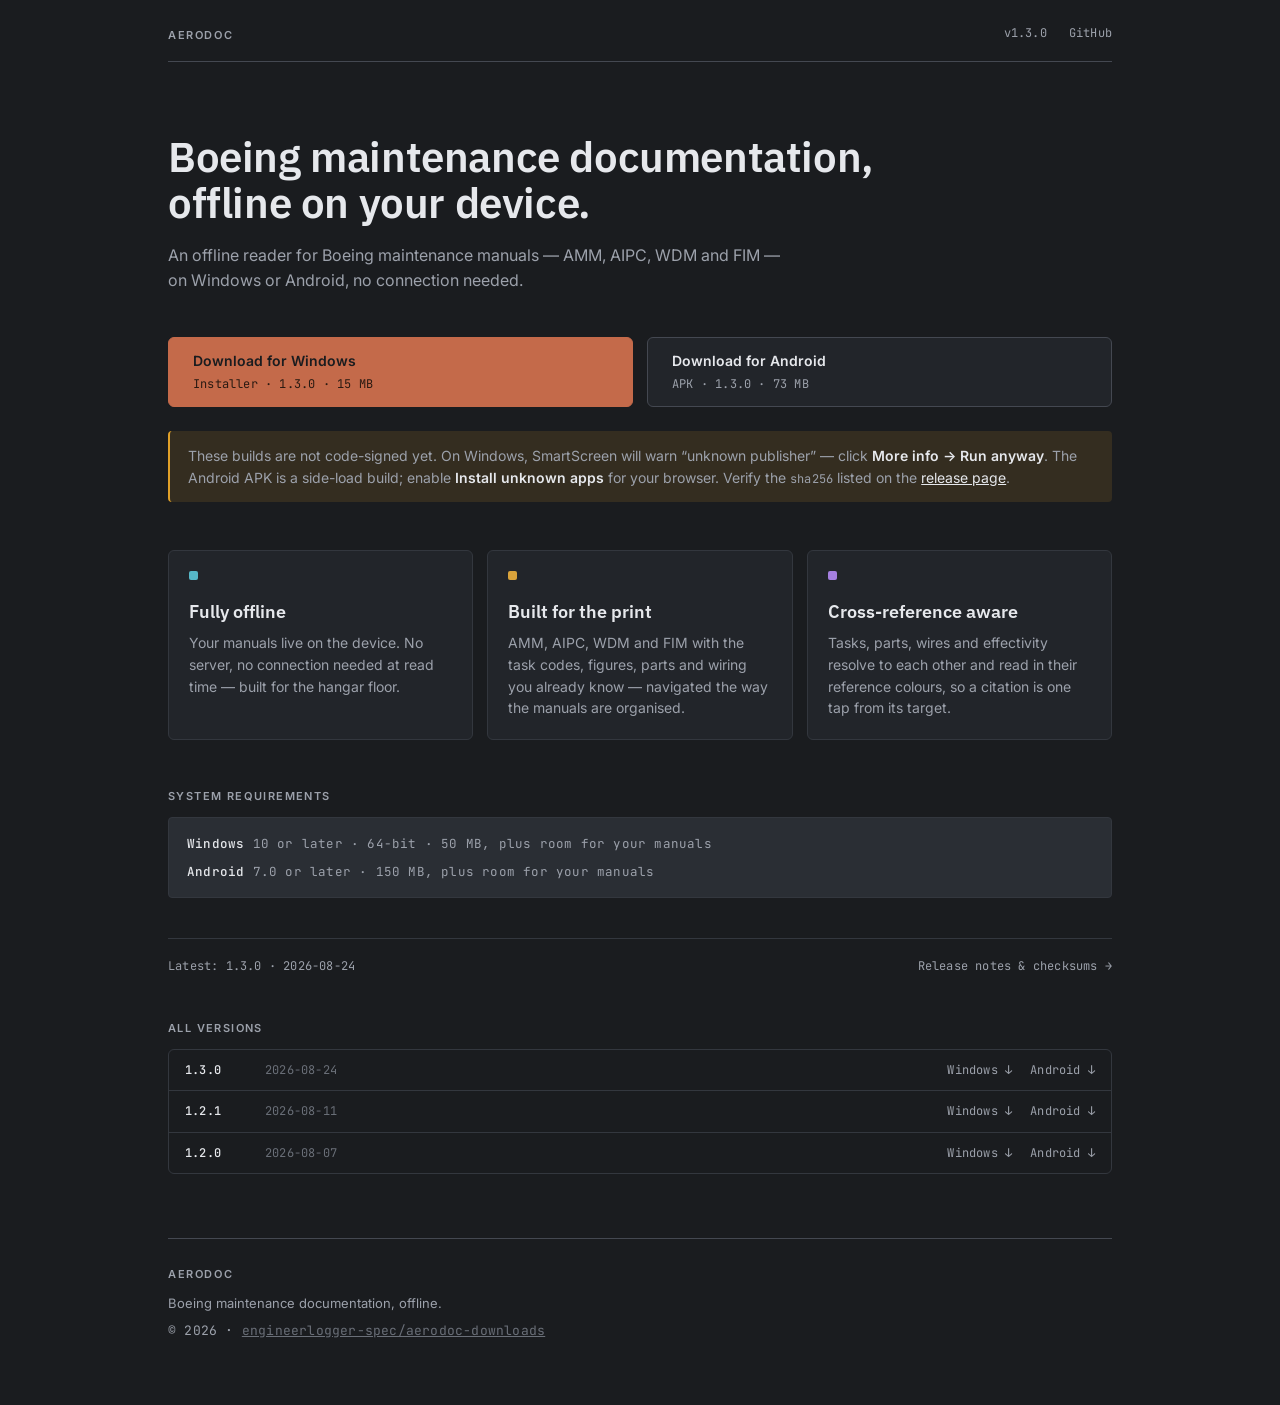
<file: index.html>
<!DOCTYPE html>
<html lang="en" data-os="unknown">
<head>
  <meta charset="UTF-8" />
  <meta name="viewport" content="width=device-width, initial-scale=1.0" />
  <title>AeroDoc — Boeing maintenance documentation, offline</title>
  <meta name="description" content="AeroDoc — an offline reader for Boeing maintenance manuals (AMM, AIPC, WDM, FIM) on Windows and Android." />
  <meta property="og:title" content="AeroDoc" />
  <meta property="og:description" content="Boeing maintenance documentation, offline on your device." />
  <meta property="og:type" content="website" />
  <link rel="preconnect" href="https://fonts.googleapis.com" />
  <link rel="preconnect" href="https://fonts.gstatic.com" crossorigin />
  <link href="https://fonts.googleapis.com/css2?family=IBM+Plex+Sans:wght@500;600&family=Inter:wght@400;500;600&family=JetBrains+Mono:wght@500&display=swap" rel="stylesheet" />
  <link rel="stylesheet" href="styles.css" />
</head>
<body>
  <div class="wrap">
    <!-- ── Header ─────────────────────────────────────────── -->
    <header class="topbar">
      <div class="wordmark">
        <span class="eyebrow">AERODOC</span>
      </div>
      <nav class="topnav">
        <a id="navVersion" class="mono" href="https://github.com/engineerlogger-spec/aerodoc-downloads/releases/tag/v1.3.0">v—</a>
        <a class="mono" href="https://github.com/engineerlogger-spec/aerodoc-downloads" rel="noopener">GitHub</a>
      </nav>
    </header>

    <!-- ── Hero ───────────────────────────────────────────── -->
    <section class="hero">
      <h1>Boeing maintenance documentation,<br />offline on your device.</h1>
      <p class="sub">An offline reader for Boeing maintenance manuals — AMM, AIPC,
        WDM and FIM — on Windows or Android, no connection needed.</p>
    </section>

    <!-- ── Download row ───────────────────────────────────── -->
    <section class="downloads" id="downloads">
      <a class="dl dl-windows" id="dlWindows"
         href="https://github.com/engineerlogger-spec/aerodoc-downloads/releases/download/v1.3.0/aerodoc_installer_latest.exe">
        <span class="dl-os">Download for Windows</span>
        <span class="dl-meta mono">Installer · <span data-fill="version">—</span> · <span data-fill="winSize">—</span></span>
      </a>
      <a class="dl dl-android" id="dlAndroid"
         href="https://github.com/engineerlogger-spec/aerodoc-downloads/releases/download/v1.3.0/aerodoc_latest.apk">
        <span class="dl-os">Download for Android</span>
        <span class="dl-meta mono">APK · <span data-fill="version">—</span> · <span data-fill="apkSize">—</span></span>
      </a>
    </section>

    <!-- ── Unsigned-build caution (honest, load-bearing) ──── -->
    <aside class="callout">
      <p>These builds are not code-signed yet. On Windows, SmartScreen will warn
        “unknown publisher” — click <strong>More info → Run anyway</strong>. The
        Android APK is a side-load build; enable <strong>Install unknown apps</strong>
        for your browser. Verify the <span class="mono">sha256</span> listed on the
        <a href="https://github.com/engineerlogger-spec/aerodoc-downloads/releases/tag/v1.3.0">release page</a>.</p>
    </aside>

    <!-- ── Value ──────────────────────────────────────────── -->
    <section class="cards">
      <article class="card">
        <span class="dot" style="--dot:#56B7C7"></span>
        <h3>Fully offline</h3>
        <p>Your manuals live on the device. No server, no connection needed at
          read time — built for the hangar floor.</p>
      </article>
      <article class="card">
        <span class="dot" style="--dot:#D9A33B"></span>
        <h3>Built for the print</h3>
        <p>AMM, AIPC, WDM and FIM with the task codes, figures, parts and wiring you
          already know — navigated the way the manuals are organised.</p>
      </article>
      <article class="card">
        <span class="dot" style="--dot:#A57FE0"></span>
        <h3>Cross-reference aware</h3>
        <p>Tasks, parts, wires and effectivity resolve to each other and read in
          their reference colours, so a citation is one tap from its target.</p>
      </article>
    </section>

    <!-- ── System requirements ────────────────────────────── -->
    <section class="sysreq">
      <h2 class="label">SYSTEM REQUIREMENTS</h2>
      <div class="reqgrid mono">
        <div><span class="req-os">Windows</span> 10 or later · 64-bit · 50&nbsp;MB, plus room for your manuals</div>
        <div><span class="req-os">Android</span> 7.0 or later · 150&nbsp;MB, plus room for your manuals</div>
      </div>
    </section>

    <!-- ── Version strip ──────────────────────────────────── -->
    <section class="verstrip">
      <span class="mono">Latest: <span data-fill="version">—</span> · <span data-fill="date">—</span></span>
      <a class="mono" href="https://github.com/engineerlogger-spec/aerodoc-downloads/releases/tag/v1.3.0">Release notes &amp; checksums →</a>
    </section>

    <!-- ── Version history — download any past version on demand ─ -->
    <section class="history">
      <h2 class="label">ALL VERSIONS</h2>
      <div class="vtable" id="versionList">
        <p class="muted mono">Loading…</p>
      </div>
    </section>

    <!-- ── Footer ─────────────────────────────────────────── -->
    <footer class="foot">
      <span class="eyebrow">AERODOC</span>
      <p>Boeing maintenance documentation, offline.</p>
      <p class="muted mono">© 2026 · <a href="https://github.com/engineerlogger-spec/aerodoc-downloads" rel="noopener">engineerlogger-spec/aerodoc-downloads</a></p>
    </footer>
  </div>

  <script src="app.js"></script>
</body>
</html>
</file>
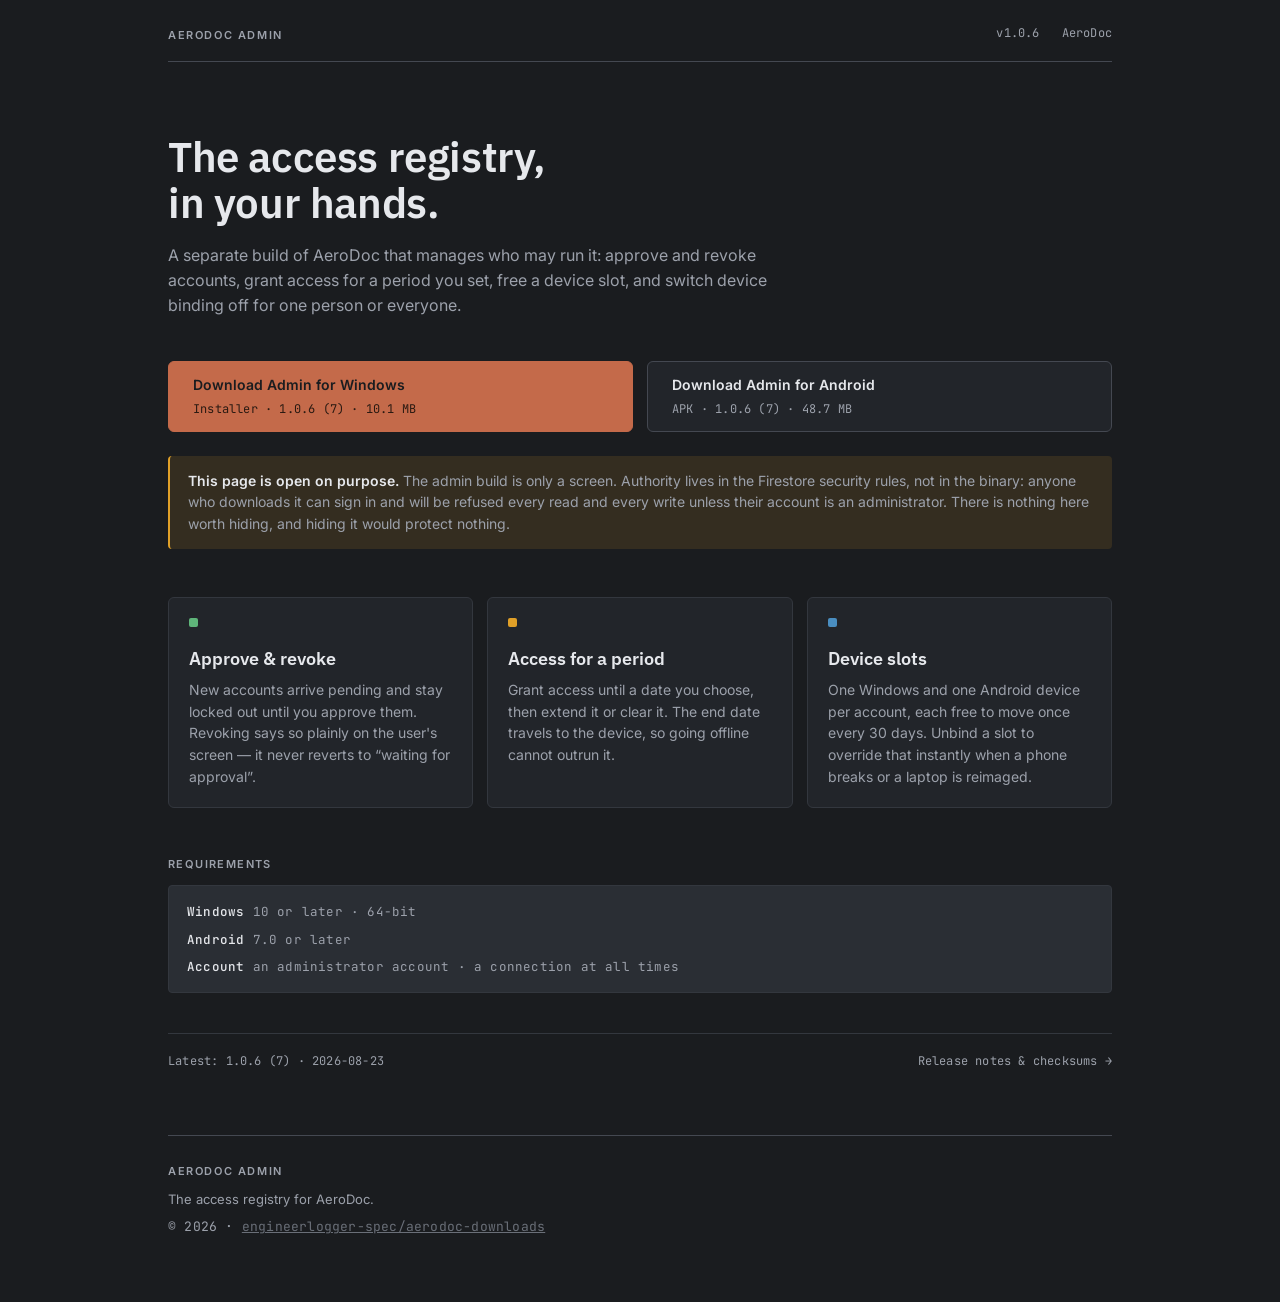
<file: admin/index.html>
<!DOCTYPE html>
<html lang="en" data-os="unknown">
<head>
  <meta charset="UTF-8" />
  <meta name="viewport" content="width=device-width, initial-scale=1.0" />
  <title>AeroDoc Admin — the access registry</title>
  <meta name="description" content="AeroDoc Admin — approve accounts, set access periods and manage device slots. Windows and Android." />
  <meta property="og:title" content="AeroDoc Admin" />
  <meta property="og:description" content="The access registry for AeroDoc." />
  <meta property="og:type" content="website" />
  <link rel="preconnect" href="https://fonts.googleapis.com" />
  <link rel="preconnect" href="https://fonts.gstatic.com" crossorigin />
  <link href="https://fonts.googleapis.com/css2?family=IBM+Plex+Sans:wght@500;600&family=Inter:wght@400;500;600&family=JetBrains+Mono:wght@500&display=swap" rel="stylesheet" />
  <link rel="stylesheet" href="../styles.css" />
  <style>
    /* The user channel has always had something to download, so the shared
       stylesheet never needed a dead-button state. The admin channel starts
       with nothing published. */
    .dl.disabled {
      opacity: 0.45;
      pointer-events: none;
      cursor: default;
    }
  </style>
</head>
<body>
  <div class="wrap">
    <!-- ── Header ─────────────────────────────────────────── -->
    <header class="topbar">
      <div class="wordmark">
        <span class="eyebrow">AERODOC ADMIN</span>
      </div>
      <nav class="topnav">
        <a id="navVersion" class="mono" href="https://github.com/engineerlogger-spec/aerodoc-downloads/releases">v—</a>
        <a class="mono" href="../">AeroDoc</a>
      </nav>
    </header>

    <!-- ── Hero ───────────────────────────────────────────── -->
    <section class="hero">
      <h1>The access registry,<br />in your hands.</h1>
      <p class="sub">A separate build of AeroDoc that manages who may run it:
        approve and revoke accounts, grant access for a period you set, free a
        device slot, and switch device binding off for one person or everyone.</p>
    </section>

    <!-- ── Download row ───────────────────────────────────── -->
    <section class="downloads" id="downloads">
      <a class="dl dl-windows" id="dlWindows"
         href="https://github.com/engineerlogger-spec/aerodoc-downloads/releases">
        <span class="dl-os">Download Admin for Windows</span>
        <span class="dl-meta mono">Installer · <span data-fill="version">—</span> · <span data-fill="winSize">—</span></span>
      </a>
      <a class="dl dl-android" id="dlAndroid"
         href="https://github.com/engineerlogger-spec/aerodoc-downloads/releases">
        <span class="dl-os">Download Admin for Android</span>
        <span class="dl-meta mono">APK · <span data-fill="version">—</span> · <span data-fill="apkSize">—</span></span>
      </a>
    </section>

    <!-- ── What this page is, and is not ──────────────────── -->
    <aside class="callout">
      <p><strong>This page is open on purpose.</strong> The admin build is only
        a screen. Authority lives in the Firestore security rules, not in the
        binary: anyone who downloads it can sign in and will be refused every
        read and every write unless their account is an administrator. There is
        nothing here worth hiding, and hiding it would protect nothing.</p>
    </aside>

    <!-- ── What it controls ───────────────────────────────── -->
    <section class="cards">
      <article class="card">
        <span class="dot" style="--dot:#5FB57A"></span>
        <h3>Approve &amp; revoke</h3>
        <p>New accounts arrive pending and stay locked out until you approve
          them. Revoking says so plainly on the user's screen — it never
          reverts to “waiting for approval”.</p>
      </article>
      <article class="card">
        <span class="dot" style="--dot:#E0A028"></span>
        <h3>Access for a period</h3>
        <p>Grant access until a date you choose, then extend it or clear it.
          The end date travels to the device, so going offline cannot outrun
          it.</p>
      </article>
      <article class="card">
        <span class="dot" style="--dot:#4A8EC0"></span>
        <h3>Device slots</h3>
        <p>One Windows and one Android device per account, each free to move
          once every 30 days. Unbind a slot to override that instantly when a
          phone breaks or a laptop is reimaged.</p>
      </article>
    </section>

    <!-- ── System requirements ────────────────────────────── -->
    <section class="sysreq">
      <h2 class="label">REQUIREMENTS</h2>
      <div class="reqgrid mono">
        <div><span class="req-os">Windows</span> 10 or later · 64-bit</div>
        <div><span class="req-os">Android</span> 7.0 or later</div>
        <div><span class="req-os">Account</span> an administrator account · a connection at all times</div>
      </div>
    </section>

    <!-- ── Version strip ──────────────────────────────────── -->
    <section class="verstrip">
      <span class="mono">Latest: <span data-fill="version">—</span> · <span data-fill="date">—</span></span>
      <a class="mono" href="https://github.com/engineerlogger-spec/aerodoc-downloads/releases">Release notes &amp; checksums →</a>
    </section>

    <!-- ── Footer ─────────────────────────────────────────── -->
    <footer class="foot">
      <span class="eyebrow">AERODOC ADMIN</span>
      <p>The access registry for AeroDoc.</p>
      <p class="muted mono">© 2026 · <a href="https://github.com/engineerlogger-spec/aerodoc-downloads" rel="noopener">engineerlogger-spec/aerodoc-downloads</a></p>
    </footer>
  </div>

  <script>
    // The admin channel has its own catalog, so publishing an admin build
    // never touches the user channel's latest.json — and an admin release
    // cannot offer itself to users as an app update.
    //
    // Until the first one is published this page says so, rather than
    // handing out links to release assets that do not exist.
    (async () => {
      const fill = (key, value) => {
        document.querySelectorAll(`[data-fill="${key}"]`)
          .forEach((el) => { el.textContent = value; });
      };
      const mb = (bytes) => `${(bytes / 1048576).toFixed(1)} MB`;

      const unpublished = (note) => {
        document.querySelectorAll('.dl').forEach((el) => {
          el.classList.add('disabled');
          el.setAttribute('aria-disabled', 'true');
          el.removeAttribute('href');
        });
        const section = document.getElementById('downloads');
        const p = document.createElement('p');
        p.className = 'muted mono';
        p.textContent = note;
        section.after(p);
      };

      try {
        const res = await fetch('latest.json', { cache: 'no-store' });
        if (!res.ok) throw new Error(res.status);
        const data = await res.json();

        if (!data.published) {
          unpublished('No admin build published yet.');
          return;
        }

        fill('version', `${data.version} (${data.build})`);
        fill('date', data.date ?? '—');
        document.getElementById('navVersion').textContent = `v${data.version}`;

        if (data.windows) {
          document.getElementById('dlWindows').href = data.windows.url;
          fill('winSize', mb(data.windows.size));
        }
        if (data.android) {
          document.getElementById('dlAndroid').href = data.android.url;
          fill('apkSize', mb(data.android.size));
        }
      } catch (error) {
        unpublished('Could not read the admin catalog.');
      }
    })();
  </script>
</body>
</html>
</file>
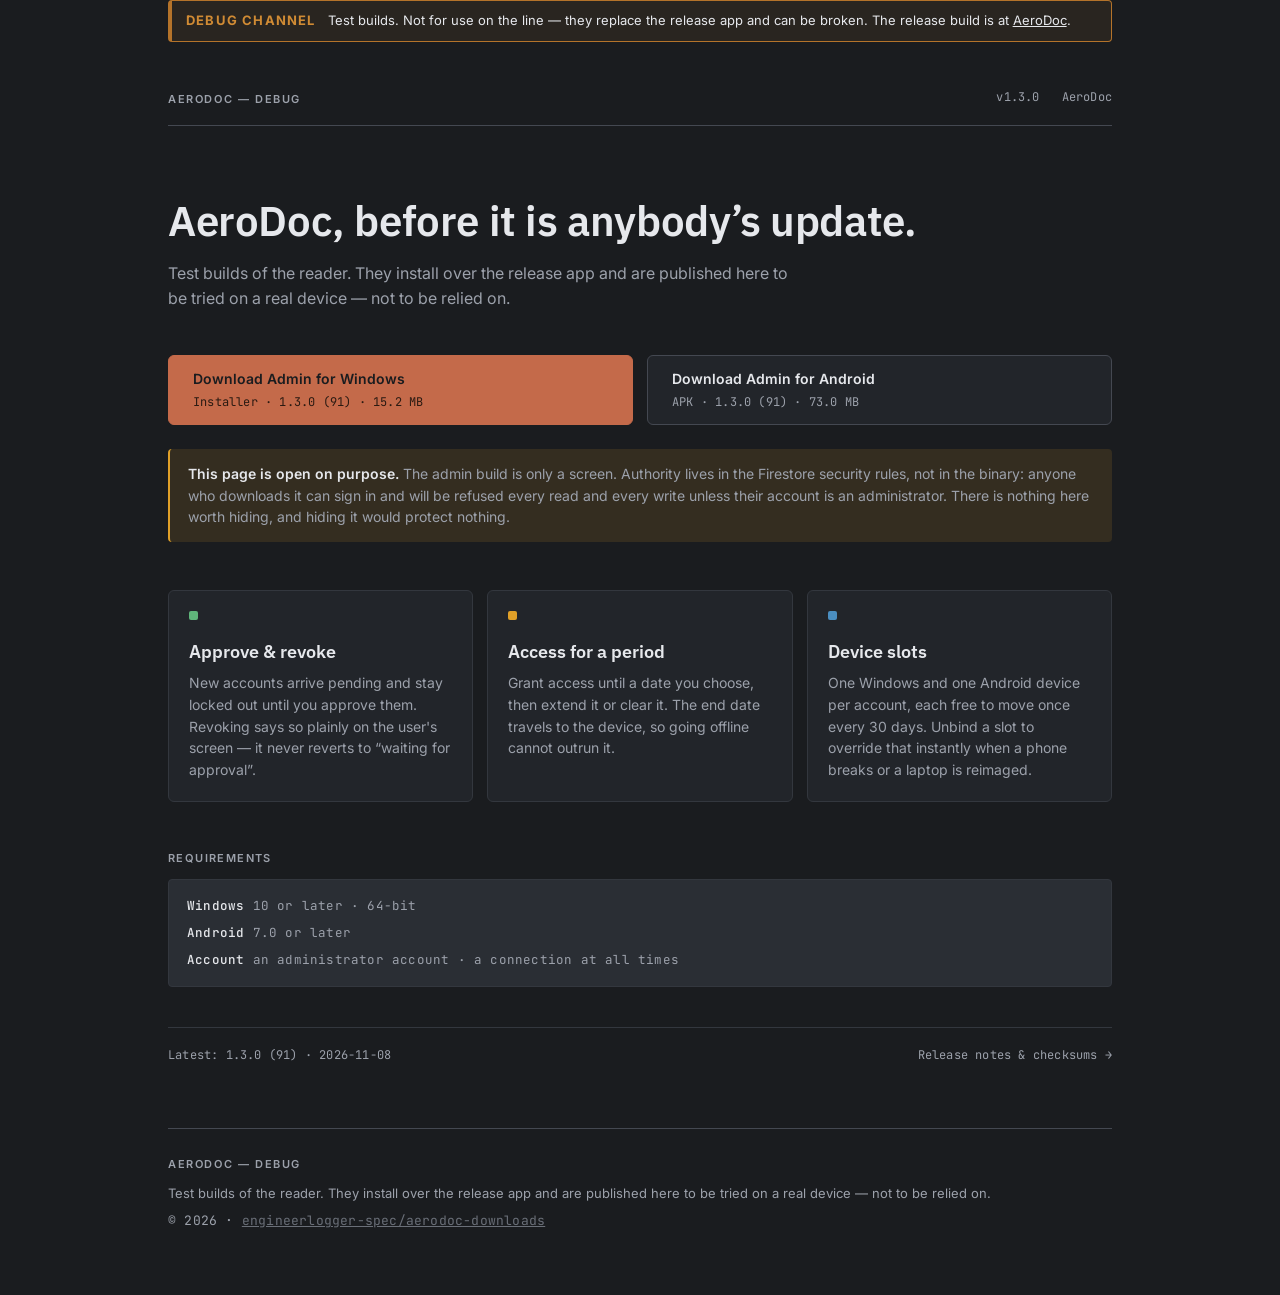
<file: debug/index.html>
<!DOCTYPE html>
<html lang="en" data-os="unknown">
<head>
  <meta charset="UTF-8" />
  <meta name="viewport" content="width=device-width, initial-scale=1.0" />
  <title>AeroDoc (debug) — test builds</title>
  <meta name="description" content="Test builds of AeroDoc. Not for use on the line — install the release build instead." />
  <meta property="og:title" content="AeroDoc (debug)" />
  <meta property="og:description" content="Test builds of AeroDoc. Not for use on the line — install the release build instead." />
  <meta property="og:type" content="website" />
  <link rel="preconnect" href="https://fonts.googleapis.com" />
  <link rel="preconnect" href="https://fonts.gstatic.com" crossorigin />
  <link href="https://fonts.googleapis.com/css2?family=IBM+Plex+Sans:wght@500;600&family=Inter:wght@400;500;600&family=JetBrains+Mono:wght@500&display=swap" rel="stylesheet" />
  <link rel="stylesheet" href="../styles.css" />
  <style>
    /* The debug channel has to be unmistakable at a glance — the whole risk
       is somebody installing one of these thinking it is the real app. */
    .debugbar {
      display: flex; flex-wrap: wrap; gap: 6px 12px; align-items: baseline;
      margin: 0 0 22px; padding: 10px 14px;
      border: 1px solid #b4732a; border-left-width: 4px; border-radius: 4px;
      background: rgba(180, 115, 42, 0.10);
      font-size: 13px; line-height: 1.5;
    }
    .debugbar strong { letter-spacing: 1.2px; color: #d08b34; }
    .dl.disabled { opacity: 0.45; pointer-events: none; cursor: default; }
  </style>
  <meta name="robots" content="noindex" />
</head>
<body>
  <div class="wrap">
    <!-- ── Debug channel banner ───────────────────────────── -->
    <div class="debugbar">
      <strong>DEBUG CHANNEL</strong>
      <span>Test builds. Not for use on the line — they replace the release
        app and can be broken. The release build is at
        <a href="../">AeroDoc</a>.</span>
    </div>

    <!-- ── Header ─────────────────────────────────────────── -->
    <header class="topbar">
      <div class="wordmark">
        <span class="eyebrow">AERODOC — DEBUG</span>
      </div>
      <nav class="topnav">
        <a id="navVersion" class="mono" href="https://github.com/engineerlogger-spec/aerodoc-downloads/releases">v—</a>
        <a class="mono" href="../">AeroDoc</a>
      </nav>
    </header>

    <!-- ── Hero ───────────────────────────────────────────── -->
    <section class="hero">
      <h1>AeroDoc, before it is anybody&rsquo;s update.</h1>
      <p class="sub">Test builds of the reader. They install over the release app and are published here to be tried on a real device — not to be relied on.</p>
    </section>

    <!-- ── Download row ───────────────────────────────────── -->
    <section class="downloads" id="downloads">
      <a class="dl dl-windows" id="dlWindows"
         href="https://github.com/engineerlogger-spec/aerodoc-downloads/releases">
        <span class="dl-os">Download Admin for Windows</span>
        <span class="dl-meta mono">Installer · <span data-fill="version">—</span> · <span data-fill="winSize">—</span></span>
      </a>
      <a class="dl dl-android" id="dlAndroid"
         href="https://github.com/engineerlogger-spec/aerodoc-downloads/releases">
        <span class="dl-os">Download Admin for Android</span>
        <span class="dl-meta mono">APK · <span data-fill="version">—</span> · <span data-fill="apkSize">—</span></span>
      </a>
    </section>

    <!-- ── What this page is, and is not ──────────────────── -->
    <aside class="callout">
      <p><strong>This page is open on purpose.</strong> The admin build is only
        a screen. Authority lives in the Firestore security rules, not in the
        binary: anyone who downloads it can sign in and will be refused every
        read and every write unless their account is an administrator. There is
        nothing here worth hiding, and hiding it would protect nothing.</p>
    </aside>

    <!-- ── What it controls ───────────────────────────────── -->
    <section class="cards">
      <article class="card">
        <span class="dot" style="--dot:#5FB57A"></span>
        <h3>Approve &amp; revoke</h3>
        <p>New accounts arrive pending and stay locked out until you approve
          them. Revoking says so plainly on the user's screen — it never
          reverts to “waiting for approval”.</p>
      </article>
      <article class="card">
        <span class="dot" style="--dot:#E0A028"></span>
        <h3>Access for a period</h3>
        <p>Grant access until a date you choose, then extend it or clear it.
          The end date travels to the device, so going offline cannot outrun
          it.</p>
      </article>
      <article class="card">
        <span class="dot" style="--dot:#4A8EC0"></span>
        <h3>Device slots</h3>
        <p>One Windows and one Android device per account, each free to move
          once every 30 days. Unbind a slot to override that instantly when a
          phone breaks or a laptop is reimaged.</p>
      </article>
    </section>

    <!-- ── System requirements ────────────────────────────── -->
    <section class="sysreq">
      <h2 class="label">REQUIREMENTS</h2>
      <div class="reqgrid mono">
        <div><span class="req-os">Windows</span> 10 or later · 64-bit</div>
        <div><span class="req-os">Android</span> 7.0 or later</div>
        <div><span class="req-os">Account</span> an administrator account · a connection at all times</div>
      </div>
    </section>

    <!-- ── Version strip ──────────────────────────────────── -->
    <section class="verstrip">
      <span class="mono">Latest: <span data-fill="version">—</span> · <span data-fill="date">—</span></span>
      <a class="mono" href="https://github.com/engineerlogger-spec/aerodoc-downloads/releases">Release notes &amp; checksums →</a>
    </section>

    <!-- ── Footer ─────────────────────────────────────────── -->
    <footer class="foot">
      <span class="eyebrow">AERODOC — DEBUG</span>
      <p>Test builds of the reader. They install over the release app and are published here to be tried on a real device — not to be relied on.</p>
      <p class="muted mono">© 2026 · <a href="https://github.com/engineerlogger-spec/aerodoc-downloads" rel="noopener">engineerlogger-spec/aerodoc-downloads</a></p>
    </footer>
  </div>

  <script>
    // The admin channel has its own catalog, so publishing an admin build
    // never touches the user channel's latest.json — and an admin release
    // cannot offer itself to users as an app update.
    //
    // Until the first one is published this page says so, rather than
    // handing out links to release assets that do not exist.
    (async () => {
      const fill = (key, value) => {
        document.querySelectorAll(`[data-fill="${key}"]`)
          .forEach((el) => { el.textContent = value; });
      };
      const mb = (bytes) => `${(bytes / 1048576).toFixed(1)} MB`;

      const unpublished = (note) => {
        document.querySelectorAll('.dl').forEach((el) => {
          el.classList.add('disabled');
          el.setAttribute('aria-disabled', 'true');
          el.removeAttribute('href');
        });
        const section = document.getElementById('downloads');
        const p = document.createElement('p');
        p.className = 'muted mono';
        p.textContent = note;
        section.after(p);
      };

      try {
        const res = await fetch('latest.json', { cache: 'no-store' });
        if (!res.ok) throw new Error(res.status);
        const data = await res.json();

        if (!data.published) {
          unpublished('No admin build published yet.');
          return;
        }

        fill('version', `${data.version} (${data.build})`);
        fill('date', data.date ?? '—');
        document.getElementById('navVersion').textContent = `v${data.version}`;

        if (data.windows) {
          document.getElementById('dlWindows').href = data.windows.url;
          fill('winSize', mb(data.windows.size));
        }
        if (data.android) {
          document.getElementById('dlAndroid').href = data.android.url;
          fill('apkSize', mb(data.android.size));
        }
      } catch (error) {
        unpublished('Could not read the admin catalog.');
      }
    })();
  </script>
</body>
</html>
</file>
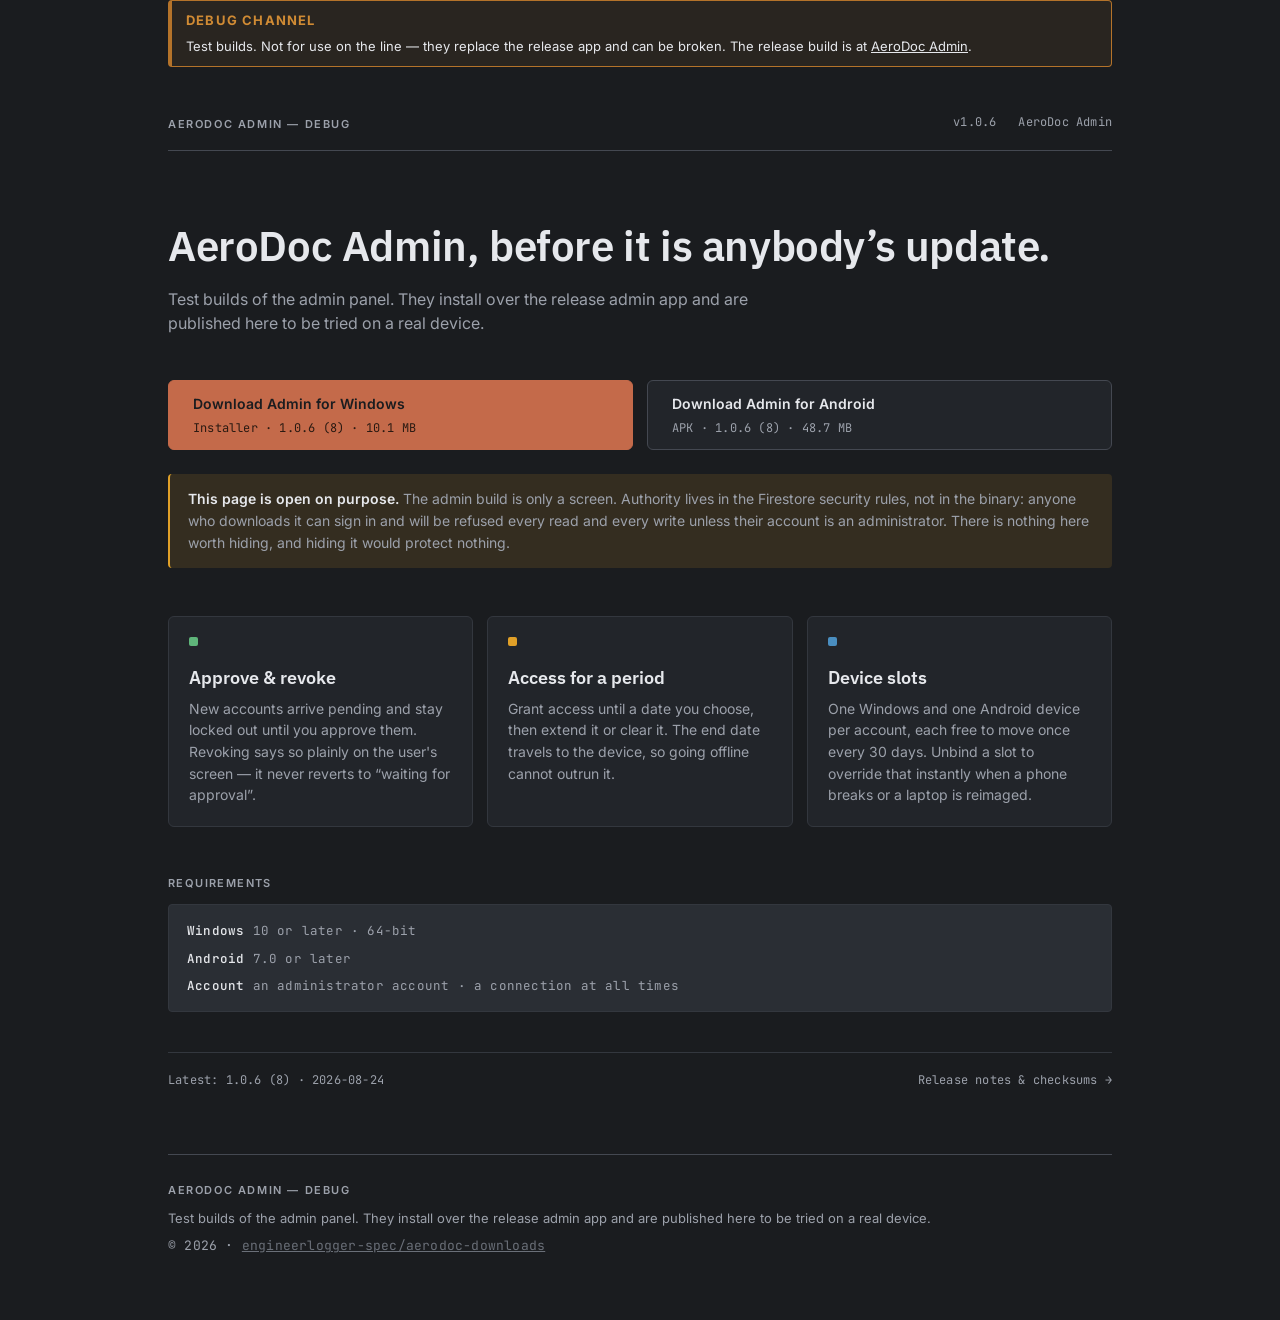
<file: admin/debug/index.html>
<!DOCTYPE html>
<html lang="en" data-os="unknown">
<head>
  <meta charset="UTF-8" />
  <meta name="viewport" content="width=device-width, initial-scale=1.0" />
  <title>AeroDoc Admin (debug) — test builds</title>
  <meta name="description" content="Test builds of AeroDoc Admin. Not for use on the line." />
  <meta property="og:title" content="AeroDoc Admin (debug)" />
  <meta property="og:description" content="Test builds of AeroDoc Admin. Not for use on the line." />
  <meta property="og:type" content="website" />
  <link rel="preconnect" href="https://fonts.googleapis.com" />
  <link rel="preconnect" href="https://fonts.gstatic.com" crossorigin />
  <link href="https://fonts.googleapis.com/css2?family=IBM+Plex+Sans:wght@500;600&family=Inter:wght@400;500;600&family=JetBrains+Mono:wght@500&display=swap" rel="stylesheet" />
  <link rel="stylesheet" href="../../styles.css" />
  <style>
    /* The debug channel has to be unmistakable at a glance — the whole risk
       is somebody installing one of these thinking it is the real app. */
    .debugbar {
      display: flex; flex-wrap: wrap; gap: 6px 12px; align-items: baseline;
      margin: 0 0 22px; padding: 10px 14px;
      border: 1px solid #b4732a; border-left-width: 4px; border-radius: 4px;
      background: rgba(180, 115, 42, 0.10);
      font-size: 13px; line-height: 1.5;
    }
    .debugbar strong { letter-spacing: 1.2px; color: #d08b34; }
    .dl.disabled { opacity: 0.45; pointer-events: none; cursor: default; }
  </style>
  <meta name="robots" content="noindex" />
</head>
<body>
  <div class="wrap">
    <!-- ── Debug channel banner ───────────────────────────── -->
    <div class="debugbar">
      <strong>DEBUG CHANNEL</strong>
      <span>Test builds. Not for use on the line — they replace the release
        app and can be broken. The release build is at
        <a href="../">AeroDoc Admin</a>.</span>
    </div>

    <!-- ── Header ─────────────────────────────────────────── -->
    <header class="topbar">
      <div class="wordmark">
        <span class="eyebrow">AERODOC ADMIN — DEBUG</span>
      </div>
      <nav class="topnav">
        <a id="navVersion" class="mono" href="https://github.com/engineerlogger-spec/aerodoc-downloads/releases">v—</a>
        <a class="mono" href="../">AeroDoc Admin</a>
      </nav>
    </header>

    <!-- ── Hero ───────────────────────────────────────────── -->
    <section class="hero">
      <h1>AeroDoc Admin, before it is anybody&rsquo;s update.</h1>
      <p class="sub">Test builds of the admin panel. They install over the release admin app and are published here to be tried on a real device.</p>
    </section>

    <!-- ── Download row ───────────────────────────────────── -->
    <section class="downloads" id="downloads">
      <a class="dl dl-windows" id="dlWindows"
         href="https://github.com/engineerlogger-spec/aerodoc-downloads/releases">
        <span class="dl-os">Download Admin for Windows</span>
        <span class="dl-meta mono">Installer · <span data-fill="version">—</span> · <span data-fill="winSize">—</span></span>
      </a>
      <a class="dl dl-android" id="dlAndroid"
         href="https://github.com/engineerlogger-spec/aerodoc-downloads/releases">
        <span class="dl-os">Download Admin for Android</span>
        <span class="dl-meta mono">APK · <span data-fill="version">—</span> · <span data-fill="apkSize">—</span></span>
      </a>
    </section>

    <!-- ── What this page is, and is not ──────────────────── -->
    <aside class="callout">
      <p><strong>This page is open on purpose.</strong> The admin build is only
        a screen. Authority lives in the Firestore security rules, not in the
        binary: anyone who downloads it can sign in and will be refused every
        read and every write unless their account is an administrator. There is
        nothing here worth hiding, and hiding it would protect nothing.</p>
    </aside>

    <!-- ── What it controls ───────────────────────────────── -->
    <section class="cards">
      <article class="card">
        <span class="dot" style="--dot:#5FB57A"></span>
        <h3>Approve &amp; revoke</h3>
        <p>New accounts arrive pending and stay locked out until you approve
          them. Revoking says so plainly on the user's screen — it never
          reverts to “waiting for approval”.</p>
      </article>
      <article class="card">
        <span class="dot" style="--dot:#E0A028"></span>
        <h3>Access for a period</h3>
        <p>Grant access until a date you choose, then extend it or clear it.
          The end date travels to the device, so going offline cannot outrun
          it.</p>
      </article>
      <article class="card">
        <span class="dot" style="--dot:#4A8EC0"></span>
        <h3>Device slots</h3>
        <p>One Windows and one Android device per account, each free to move
          once every 30 days. Unbind a slot to override that instantly when a
          phone breaks or a laptop is reimaged.</p>
      </article>
    </section>

    <!-- ── System requirements ────────────────────────────── -->
    <section class="sysreq">
      <h2 class="label">REQUIREMENTS</h2>
      <div class="reqgrid mono">
        <div><span class="req-os">Windows</span> 10 or later · 64-bit</div>
        <div><span class="req-os">Android</span> 7.0 or later</div>
        <div><span class="req-os">Account</span> an administrator account · a connection at all times</div>
      </div>
    </section>

    <!-- ── Version strip ──────────────────────────────────── -->
    <section class="verstrip">
      <span class="mono">Latest: <span data-fill="version">—</span> · <span data-fill="date">—</span></span>
      <a class="mono" href="https://github.com/engineerlogger-spec/aerodoc-downloads/releases">Release notes &amp; checksums →</a>
    </section>

    <!-- ── Footer ─────────────────────────────────────────── -->
    <footer class="foot">
      <span class="eyebrow">AERODOC ADMIN — DEBUG</span>
      <p>Test builds of the admin panel. They install over the release admin app and are published here to be tried on a real device.</p>
      <p class="muted mono">© 2026 · <a href="https://github.com/engineerlogger-spec/aerodoc-downloads" rel="noopener">engineerlogger-spec/aerodoc-downloads</a></p>
    </footer>
  </div>

  <script>
    // The admin channel has its own catalog, so publishing an admin build
    // never touches the user channel's latest.json — and an admin release
    // cannot offer itself to users as an app update.
    //
    // Until the first one is published this page says so, rather than
    // handing out links to release assets that do not exist.
    (async () => {
      const fill = (key, value) => {
        document.querySelectorAll(`[data-fill="${key}"]`)
          .forEach((el) => { el.textContent = value; });
      };
      const mb = (bytes) => `${(bytes / 1048576).toFixed(1)} MB`;

      const unpublished = (note) => {
        document.querySelectorAll('.dl').forEach((el) => {
          el.classList.add('disabled');
          el.setAttribute('aria-disabled', 'true');
          el.removeAttribute('href');
        });
        const section = document.getElementById('downloads');
        const p = document.createElement('p');
        p.className = 'muted mono';
        p.textContent = note;
        section.after(p);
      };

      try {
        const res = await fetch('latest.json', { cache: 'no-store' });
        if (!res.ok) throw new Error(res.status);
        const data = await res.json();

        if (!data.published) {
          unpublished('No admin build published yet.');
          return;
        }

        fill('version', `${data.version} (${data.build})`);
        fill('date', data.date ?? '—');
        document.getElementById('navVersion').textContent = `v${data.version}`;

        if (data.windows) {
          document.getElementById('dlWindows').href = data.windows.url;
          fill('winSize', mb(data.windows.size));
        }
        if (data.android) {
          document.getElementById('dlAndroid').href = data.android.url;
          fill('apkSize', mb(data.android.size));
        }
      } catch (error) {
        unpublished('Could not read the admin catalog.');
      }
    })();
  </script>
</body>
</html>
</file>
<file: styles.css>
/* AeroDoc landing page — the app's identity rendered in HTML.
   Dark, thin-bordered, no gradients/shadows. Tokens mirror
   apps/aerodoc_flutter/lib/design/ad_tokens.dart (dark palette). */

:root {
  --bg-deep: #1A1C1F;
  --bg-panel: #22252A;
  --bg-raised: #2A2E34;
  --hover: #33373E;
  --fg: #E6E8EC;
  --fg-2: #9CA1AB;
  --fg-muted: #6A6F78;
  --line-soft: #33373E;
  --line-hard: #444851;
  --accent: #C46A4A;
  --accent-soft: #C46A4A29;
  --caution: #E0A028;
  --caution-wash: #E0A02821;

  --sans: 'Inter', system-ui, -apple-system, Segoe UI, Roboto, sans-serif;
  --display: 'IBM Plex Sans', var(--sans);
  --mono: 'JetBrains Mono', ui-monospace, SFMono-Regular, Menlo, monospace;
  --maxw: 1040px;
}

* { box-sizing: border-box; }

html { -webkit-text-size-adjust: 100%; }

body {
  margin: 0;
  background: var(--bg-deep);
  color: var(--fg);
  font-family: var(--sans);
  font-size: 15px;
  line-height: 1.55;
  -webkit-font-smoothing: antialiased;
  text-rendering: optimizeLegibility;
}

.wrap {
  max-width: var(--maxw);
  margin: 0 auto;
  padding: 0 48px 64px;
}

a { color: inherit; }
.mono { font-family: var(--mono); font-size: 12px; letter-spacing: 0.2px; }
.muted { color: var(--fg-muted); }

.eyebrow {
  font-family: var(--sans);
  font-weight: 600;
  font-size: 11px;
  letter-spacing: 1.6px;
  text-transform: uppercase;
  color: var(--fg-2);
}

/* ── Header ─────────────────────────────────────────────── */
.topbar {
  display: flex;
  align-items: center;
  justify-content: space-between;
  padding: 22px 0 16px;
  border-bottom: 1px solid var(--line-hard);
}
.topnav { display: flex; gap: 22px; }
.topnav a {
  text-decoration: none;
  color: var(--fg-2);
  transition: color 0.15s ease;
}
.topnav a:hover { color: var(--fg); }

/* ── Hero ───────────────────────────────────────────────── */
.hero { padding: 72px 0 8px; }
.hero h1 {
  font-family: var(--display);
  font-weight: 600;
  font-size: 42px;
  line-height: 1.08;
  letter-spacing: -0.4px;
  margin: 0 0 18px;
  color: var(--fg);
}
.hero .sub {
  max-width: 620px;
  margin: 0;
  font-size: 16px;
  color: var(--fg-2);
}

/* ── Download row ───────────────────────────────────────── */
.downloads {
  display: flex;
  gap: 14px;
  margin: 36px 0 0;
}
.dl {
  flex: 1 1 0;
  min-height: 64px;
  display: flex;
  flex-direction: column;
  justify-content: center;
  gap: 4px;
  padding: 12px 24px;
  border-radius: 6px;
  text-decoration: none;
  border: 1px solid var(--line-hard);
  background: var(--bg-panel);
  color: var(--fg);
  transition: background 0.15s ease, border-color 0.15s ease, transform 0.05s ease;
}
.dl:hover { background: var(--hover); }
.dl:active { transform: translateY(1px); }
.dl-os { font-weight: 600; font-size: 14px; }
.dl-meta { color: var(--fg-2); }

/* Primary (accent) button — the OS we think you're on. */
.dl.primary {
  background: var(--accent);
  border-color: var(--accent);
  color: #1A1C1F;
}
.dl.primary .dl-meta { color: #2A1A12; }
.dl.primary:hover { background: #B65F40; border-color: #B65F40; }
.dl:focus-visible { outline: 2px solid var(--accent); outline-offset: 2px; }

/* OS detection: default + Windows -> Windows primary; Android -> Android
   primary AND moved first. JS sets <html data-os>. */
[data-os="android"] .downloads { flex-direction: row; }
[data-os="android"] .dl-android { order: 0; }
[data-os="android"] .dl-windows { order: 1; }
[data-os="unknown"] .dl-windows,
[data-os="windows"] .dl-windows { background: var(--accent); border-color: var(--accent); color: #1A1C1F; }
[data-os="unknown"] .dl-windows .dl-meta,
[data-os="windows"] .dl-windows .dl-meta { color: #2A1A12; }
[data-os="unknown"] .dl-windows:hover,
[data-os="windows"] .dl-windows:hover { background: #B65F40; border-color: #B65F40; }
[data-os="android"] .dl-android { background: var(--accent); border-color: var(--accent); color: #1A1C1F; }
[data-os="android"] .dl-android .dl-meta { color: #2A1A12; }
[data-os="android"] .dl-android:hover { background: #B65F40; border-color: #B65F40; }

/* ── Caution callout ────────────────────────────────────── */
.callout {
  margin: 24px 0 0;
  padding: 14px 18px;
  background: var(--caution-wash);
  border-left: 2px solid var(--caution);
  border-radius: 4px;
}
.callout p { margin: 0; font-size: 14px; color: var(--fg-2); }
.callout strong { color: var(--fg); font-weight: 600; }
.callout a { color: var(--fg); }

/* ── Value cards ────────────────────────────────────────── */
.cards {
  display: grid;
  grid-template-columns: repeat(3, 1fr);
  gap: 14px;
  margin: 48px 0 0;
}
.card {
  background: var(--bg-panel);
  border: 1px solid var(--line-soft);
  border-radius: 6px;
  padding: 20px;
}
.card .dot {
  display: inline-block;
  width: 9px;
  height: 9px;
  border-radius: 2px;
  background: var(--dot, var(--accent));
  margin-bottom: 12px;
}
.card h3 {
  font-family: var(--display);
  font-weight: 600;
  font-size: 18px;
  margin: 0 0 6px;
  color: var(--fg);
}
.card p { margin: 0; font-size: 14px; color: var(--fg-2); }

/* ── System requirements ────────────────────────────────── */
.sysreq { margin: 48px 0 0; }
.label {
  font-family: var(--sans);
  font-weight: 600;
  font-size: 11px;
  letter-spacing: 1.4px;
  text-transform: uppercase;
  color: var(--fg-2);
  margin: 0 0 12px;
}
.reqgrid {
  background: var(--bg-raised);
  border: 1px solid var(--line-soft);
  border-radius: 4px;
  padding: 16px 18px;
  display: grid;
  gap: 8px;
  font-size: 12.5px;
  color: var(--fg-2);
}
.req-os { color: var(--fg); font-weight: 500; }

/* ── Version strip ──────────────────────────────────────── */
.verstrip {
  margin: 40px 0 0;
  padding-top: 18px;
  border-top: 1px solid var(--line-soft);
  display: flex;
  align-items: center;
  justify-content: space-between;
  gap: 16px;
  color: var(--fg-2);
}
.verstrip a { color: var(--fg-2); text-decoration: none; }
.verstrip a:hover { color: var(--fg); }

/* ── Footer ─────────────────────────────────────────────── */
.foot {
  margin: 64px 0 0;
  padding-top: 22px;
  border-top: 1px solid var(--line-hard);
}
.foot p { margin: 8px 0 0; font-size: 13px; color: var(--fg-2); }
.foot .muted a { color: var(--fg-muted); }
.foot .muted a:hover { color: var(--fg-2); }

/* ── Responsive ─────────────────────────────────────────── */
@media (max-width: 720px) {
  .wrap { padding: 0 16px 48px; }
  .hero { padding: 48px 0 8px; }
  .hero h1 { font-size: 30px; }
  .downloads,
  [data-os="android"] .downloads { flex-direction: column; }
  .cards { grid-template-columns: 1fr; }
  .verstrip { flex-direction: column; align-items: flex-start; gap: 6px; }
}

/* ── Version history ────────────────────────────────────── */
.history { margin: 44px 0 0; }
.vtable {
  border: 1px solid var(--line-soft);
  border-radius: 6px;
  overflow: hidden;
}
.vrow {
  display: flex;
  align-items: center;
  gap: 16px;
  padding: 11px 16px;
  border-bottom: 1px solid var(--line-soft);
  font-size: 12.5px;
}
.vrow:last-child { border-bottom: none; }
.vrow:hover { background: var(--bg-panel); }
.vver { color: var(--fg); font-weight: 500; min-width: 64px; }
.vdate { color: var(--fg-muted); min-width: 96px; }
.vlinks { margin-left: auto; display: flex; gap: 18px; }
.vdl { color: var(--fg-2); text-decoration: none; }
.vdl:hover { color: var(--accent); }
.vtable .muted { padding: 14px 16px; margin: 0; }
.vtable .muted a { color: var(--fg-2); }
.vtable .muted a:hover { color: var(--accent); }
@media (max-width: 720px) {
  .vrow { flex-wrap: wrap; gap: 6px 12px; }
  .vlinks { margin-left: 0; width: 100%; }
}
</file>
